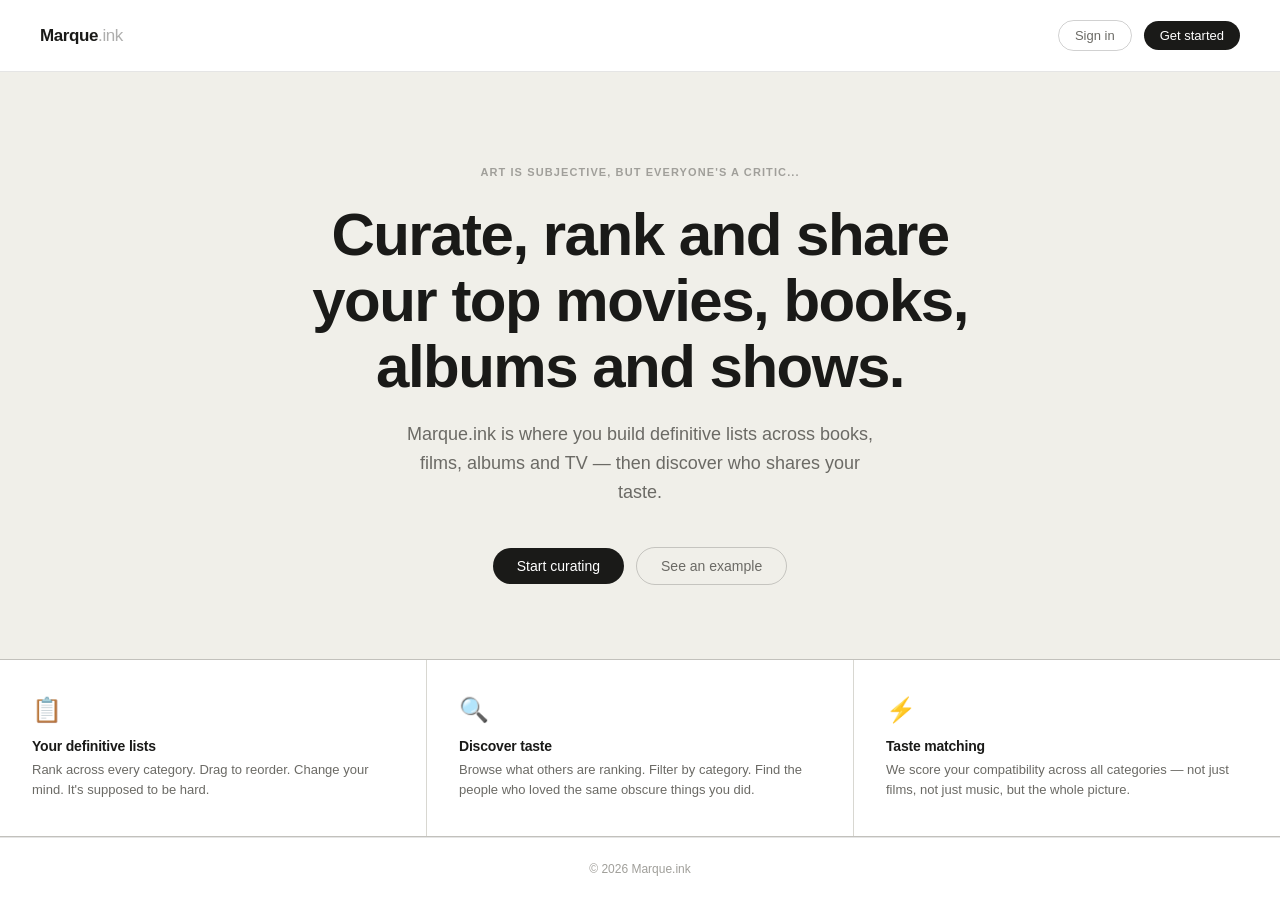
<file: landing.htm>
<!DOCTYPE html>
<html lang="en">
<head>
  <meta charset="UTF-8"/>
  <meta name="viewport" content="width=device-width, initial-scale=1.0"/>
  <title>Marque.ink — Curate your taste</title>
  <!-- Google tag (gtag.js) -->
  <script async src="https://www.googletagmanager.com/gtag/js?id=G-0Q4K1Z5866"></script>
  <script>
    window.dataLayer = window.dataLayer || [];
    function gtag(){dataLayer.push(arguments);}
    gtag('js', new Date());
    gtag('config', 'G-0Q4K1Z5866');
  </script>
  <style>
    *, *::before, *::after { box-sizing: border-box; margin: 0; padding: 0; }

    :root {
      --bg:      #ffffff;
      --bg2:     #f7f6f3;
      --bg3:     #f0efe9;
      --text:    #1a1a18;
      --text2:   #6b6a65;
      --text3:   #a09f9a;
      --border:  rgba(0,0,0,0.1);
      --border2: rgba(0,0,0,0.18);
    }

    @media (prefers-color-scheme: dark) {
      :root {
        --bg:     #141413;
        --bg2:    #1e1d1b;
        --bg3:    #252421;
        --text:   #e8e6df;
        --text2:  #9a9890;
        --text3:  #5e5d58;
        --border: rgba(255,255,255,0.08);
        --border2:rgba(255,255,255,0.14);
      }
    }

    html, body { height: 100%; }
    body {
      font-family: -apple-system, BlinkMacSystemFont, "Segoe UI", sans-serif;
      font-size: 15px;
      color: var(--text);
      background: var(--bg3);
      -webkit-font-smoothing: antialiased;
      display: flex;
      flex-direction: column;
      min-height: 100vh;
    }

    /* ── Nav ── */
    nav {
      display: flex;
      align-items: center;
      justify-content: space-between;
      padding: 20px 40px;
      background: var(--bg);
      border-bottom: 0.5px solid var(--border);
    }

    .logo { font-size: 17px; font-weight: 600; letter-spacing: -0.4px; color: var(--text); text-decoration: none; }
    .logo-muted { opacity: 0.35; font-weight: 400; }

    .nav-cta {
      display: flex; align-items: center; gap: 12px;
    }
    .btn-ghost {
      font-size: 13px; font-weight: 500; color: var(--text2); text-decoration: none;
      padding: 7px 16px; border-radius: 100px; border: 0.5px solid var(--border2);
      transition: all 0.13s;
    }
    .btn-ghost:hover { color: var(--text); border-color: var(--text); }
    .btn-solid {
      font-size: 13px; font-weight: 500; color: var(--bg); background: var(--text);
      text-decoration: none; padding: 7px 16px; border-radius: 100px;
      transition: opacity 0.13s;
    }
    .btn-solid:hover { opacity: 0.8; }

    /* ── Hero ── */
    .hero {
      flex: 1;
      display: flex;
      flex-direction: column;
      align-items: center;
      justify-content: center;
      text-align: center;
      padding: 80px 24px 60px;
    }

    .hero-eyebrow {
      font-size: 11px; font-weight: 600; letter-spacing: 0.1em; text-transform: uppercase;
      color: var(--text3); margin-bottom: 24px;
    }

    .hero-title {
      font-size: clamp(34px, 6vw, 60px);
      font-weight: 600;
      letter-spacing: -1.5px;
      line-height: 1.1;
      max-width: 720px;
      margin-bottom: 20px;
    }

    .hero-sub {
      font-size: clamp(15px, 2vw, 18px);
      color: var(--text2);
      max-width: 480px;
      line-height: 1.6;
      margin-bottom: 40px;
    }

    .hero-actions {
      display: flex; gap: 12px; align-items: center; flex-wrap: wrap; justify-content: center;
    }
    .hero-actions .btn-solid { font-size: 14px; padding: 10px 24px; }
    .hero-actions .btn-ghost { font-size: 14px; padding: 10px 24px; }

    /* ── Categories strip ── */
    .cats {
      display: flex; gap: 8px; justify-content: center; flex-wrap: wrap;
      margin-top: 56px;
    }
    .cat-pill {
      display: flex; align-items: center; gap: 6px;
      font-size: 12px; font-weight: 500; color: var(--text2);
      padding: 6px 14px; border-radius: 100px;
      border: 0.5px solid var(--border2);
      background: var(--bg);
    }

    /* ── Feature grid ── */
    .features {
      display: grid;
      grid-template-columns: repeat(auto-fit, minmax(220px, 1fr));
      gap: 1px;
      background: var(--border);
      border-top: 0.5px solid var(--border);
      border-bottom: 0.5px solid var(--border);
    }
    .feature {
      background: var(--bg);
      padding: 36px 32px;
    }
    .feature-icon { font-size: 24px; margin-bottom: 14px; }
    .feature-title { font-size: 14px; font-weight: 600; margin-bottom: 6px; letter-spacing: -0.2px; }
    .feature-desc { font-size: 13px; color: var(--text2); line-height: 1.55; }

    /* ── Footer ── */
    footer {
      text-align: center;
      padding: 24px;
      font-size: 12px;
      color: var(--text3);
      background: var(--bg);
      border-top: 0.5px solid var(--border);
    }

    @media (max-width: 600px) {
      nav { padding: 16px 20px; }
      .hero { padding: 60px 20px 48px; }
      .features { grid-template-columns: 1fr; }
      .feature { padding: 28px 24px; }
    }
  </style>
  <script src="https://analytics.ahrefs.com/analytics.js" data-key="sPb/zymd7+9A+lCDikW6sg" async></script>
</head>
<body>

  <nav>
    <a class="logo" href="/">Marque<span class="logo-muted">.ink</span></a>
    <div class="nav-cta">
      <a class="btn-ghost" href="/index.html">Sign in</a>
      <a class="btn-solid" href="/index.html">Get started</a>
    </div>
  </nav>

  <section class="hero">
    <div class="hero-eyebrow">Art is subjective, but everyone's a critic...</div>
    <h1 class="hero-title">Curate, rank and share<br>your top movies, books,<br>albums and shows.</h1>
    <p class="hero-sub">Marque.ink is where you build definitive lists across books, films, albums and TV — then discover who shares your taste.</p>
    <div class="hero-actions">
      <a class="btn-solid" href="/index.html">Start curating</a>
      <a class="btn-ghost" href="/profile.htm?u=rob">See an example</a>
    </div>
  </section>

  <div class="features">
    <div class="feature">
      <div class="feature-icon">📋</div>
      <div class="feature-title">Your definitive lists</div>
      <div class="feature-desc">Rank across every category. Drag to reorder. Change your mind. It's supposed to be hard.</div>
    </div>
    <div class="feature">
      <div class="feature-icon">🔍</div>
      <div class="feature-title">Discover taste</div>
      <div class="feature-desc">Browse what others are ranking. Filter by category. Find the people who loved the same obscure things you did.</div>
    </div>
    <div class="feature">
      <div class="feature-icon">⚡</div>
      <div class="feature-title">Taste matching</div>
      <div class="feature-desc">We score your compatibility across all categories — not just films, not just music, but the whole picture.</div>
    </div>
  </div>

  <footer>
    &copy; 2026 Marque.ink
  </footer>

</body>
</html>
</file>
